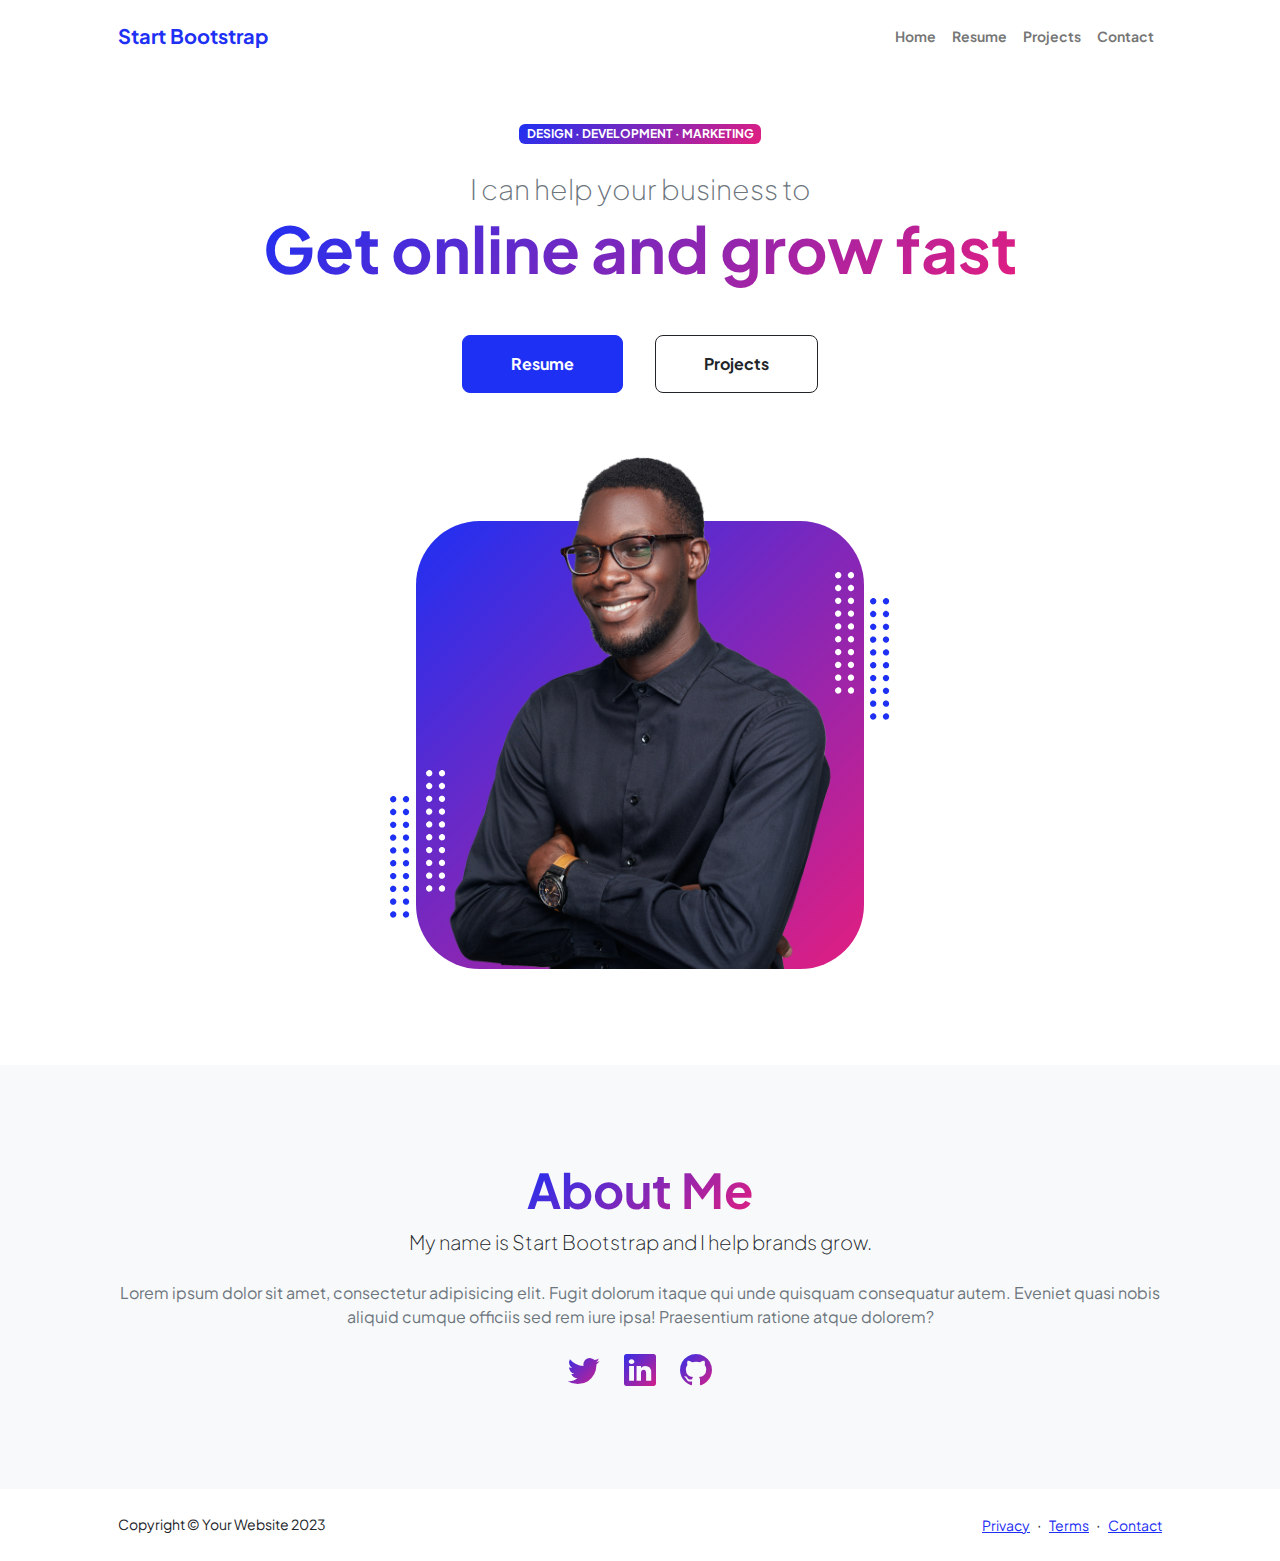
<file: index.html>
<!DOCTYPE html>
<html lang="en">
    <head>
        <meta charset="utf-8" />
        <meta name="viewport" content="width=device-width, initial-scale=1, shrink-to-fit=no" />
        <meta name="description" content="" />
        <meta name="author" content="" />
        <title>Personal - Start Bootstrap Theme</title>
        <!-- Favicon-->
        <link rel="icon" type="image/x-icon" href="assets/favicon.ico" />
        <!-- Custom Google font-->
        <link rel="preconnect" href="https://fonts.googleapis.com" />
        <link rel="preconnect" href="https://fonts.gstatic.com" crossorigin />
        <link href="https://fonts.googleapis.com/css2?family=Plus+Jakarta+Sans:wght@100;200;300;400;500;600;700;800;900&amp;display=swap" rel="stylesheet" />
        <!-- Bootstrap icons-->
        <link href="https://cdn.jsdelivr.net/npm/bootstrap-icons@1.8.1/font/bootstrap-icons.css" rel="stylesheet" />
        <!-- Core theme CSS (includes Bootstrap)-->
        <link href="css/styles.css" rel="stylesheet" />
    </head>
    <body class="d-flex flex-column h-100">
        <main class="flex-shrink-0">
            <!-- Navigation-->
            <nav class="navbar navbar-expand-lg navbar-light bg-white py-3">
                <div class="container px-5">
                    <a class="navbar-brand" href="index.html"><span class="fw-bolder text-primary">Start Bootstrap</span></a>
                    <button class="navbar-toggler" type="button" data-bs-toggle="collapse" data-bs-target="#navbarSupportedContent" aria-controls="navbarSupportedContent" aria-expanded="false" aria-label="Toggle navigation"><span class="navbar-toggler-icon"></span></button>
                    <div class="collapse navbar-collapse" id="navbarSupportedContent">
                        <ul class="navbar-nav ms-auto mb-2 mb-lg-0 small fw-bolder">
                            <li class="nav-item"><a class="nav-link" href="index.html">Home</a></li>
                            <li class="nav-item"><a class="nav-link" href="resume.html">Resume</a></li>
                            <li class="nav-item"><a class="nav-link" href="projects.html">Projects</a></li>
                            <li class="nav-item"><a class="nav-link" href="contact.html">Contact</a></li>
                        </ul>
                    </div>
                </div>
            </nav>
            <!-- Header-->
            <header class="py-5">
                <div class="container px-5 pb-5">
                    <div class="row gx-5 align-items-center">
                        <div class="col-xxl-5">
                            <!-- Header text content-->
                            <div class="text-center text-xxl-start">
                                <div class="badge bg-gradient-primary-to-secondary text-white mb-4"><div class="text-uppercase">Design &middot; Development &middot; Marketing</div></div>
                                <div class="fs-3 fw-light text-muted">I can help your business to</div>
                                <h1 class="display-3 fw-bolder mb-5"><span class="text-gradient d-inline">Get online and grow fast</span></h1>
                                <div class="d-grid gap-3 d-sm-flex justify-content-sm-center justify-content-xxl-start mb-3">
                                    <a class="btn btn-primary btn-lg px-5 py-3 me-sm-3 fs-6 fw-bolder" href="resume.html">Resume</a>
                                    <a class="btn btn-outline-dark btn-lg px-5 py-3 fs-6 fw-bolder" href="projects.html">Projects</a>
                                </div>
                            </div>
                        </div>
                        <div class="col-xxl-7">
                            <!-- Header profile picture-->
                            <div class="d-flex justify-content-center mt-5 mt-xxl-0">
                                <div class="profile bg-gradient-primary-to-secondary">
                                    <!-- TIP: For best results, use a photo with a transparent background like the demo example below-->
                                    <!-- Watch a tutorial on how to do this on YouTube (link)-->
                                    <img class="profile-img" src="assets/profile.png" alt="..." />
                                    <div class="dots-1">
                                        <!-- SVG Dots-->
                                        <svg version="1.1" xmlns="http://www.w3.org/2000/svg" xmlns:xlink="http://www.w3.org/1999/xlink" x="0px" y="0px" viewBox="0 0 191.6 1215.4" style="enable-background: new 0 0 191.6 1215.4" xml:space="preserve">
                                            <g transform="translate(0.000000,1280.000000) scale(0.100000,-0.100000)">
                                                <path d="M227.7,12788.6c-105-35-200-141-222-248c-43-206,163-412,369-369c155,32,275,190,260,339c-11,105-90,213-190,262        C383.7,12801.6,289.7,12808.6,227.7,12788.6z"></path>
                                                <path d="M1507.7,12788.6c-151-50-253-216-222-362c25-119,136-230,254-255c194-41,395,142,375,339c-11,105-90,213-190,262        C1663.7,12801.6,1569.7,12808.6,1507.7,12788.6z"></path>
                                                <path d="M227.7,11508.6c-105-35-200-141-222-248c-43-206,163-412,369-369c155,32,275,190,260,339c-11,105-90,213-190,262        C383.7,11521.6,289.7,11528.6,227.7,11508.6z"></path>
                                                <path d="M1507.7,11508.6c-151-50-253-216-222-362c25-119,136-230,254-255c194-41,395,142,375,339c-11,105-90,213-190,262        C1663.7,11521.6,1569.7,11528.6,1507.7,11508.6z"></path>
                                                <path d="M227.7,10228.6c-105-35-200-141-222-248c-43-206,163-412,369-369c155,32,275,190,260,339c-11,105-90,213-190,262        C383.7,10241.6,289.7,10248.6,227.7,10228.6z"></path>
                                                <path d="M1507.7,10228.6c-105-35-200-141-222-248c-43-206,163-412,369-369c155,32,275,190,260,339c-11,105-90,213-190,262        C1663.7,10241.6,1569.7,10248.6,1507.7,10228.6z"></path>
                                                <path d="M227.7,8948.6c-105-35-200-141-222-248c-43-206,163-412,369-369c155,32,275,190,260,339c-11,105-90,213-190,262        C383.7,8961.6,289.7,8968.6,227.7,8948.6z"></path>
                                                <path d="M1507.7,8948.6c-105-35-200-141-222-248c-43-206,163-412,369-369c155,32,275,190,260,339c-11,105-90,213-190,262        C1663.7,8961.6,1569.7,8968.6,1507.7,8948.6z"></path>
                                                <path d="M227.7,7668.6c-105-35-200-141-222-248c-43-206,163-412,369-369c155,32,275,190,260,339c-11,105-90,213-190,262        C383.7,7681.6,289.7,7688.6,227.7,7668.6z"></path>
                                                <path d="M1507.7,7668.6c-105-35-200-141-222-248c-43-206,163-412,369-369c155,32,275,190,260,339c-11,105-90,213-190,262        C1663.7,7681.6,1569.7,7688.6,1507.7,7668.6z"></path>
                                                <path d="M227.7,6388.6c-105-35-200-141-222-248c-43-206,163-412,369-369c155,32,275,190,260,339c-11,105-90,213-190,262        C383.7,6401.6,289.7,6408.6,227.7,6388.6z"></path>
                                                <path d="M1507.7,6388.6c-105-35-200-141-222-248c-43-206,163-412,369-369c155,32,275,190,260,339c-11,105-90,213-190,262        C1663.7,6401.6,1569.7,6408.6,1507.7,6388.6z"></path>
                                                <path d="M227.7,5108.6c-105-35-200-141-222-248c-43-206,163-412,369-369c155,32,275,190,260,339c-11,105-90,213-190,262        C383.7,5121.6,289.7,5128.6,227.7,5108.6z"></path>
                                                <path d="M1507.7,5108.6c-105-35-200-141-222-248c-43-206,163-412,369-369c155,32,275,190,260,339c-11,105-90,213-190,262        C1663.7,5121.6,1569.7,5128.6,1507.7,5108.6z"></path>
                                                <path d="M227.7,3828.6c-105-35-200-141-222-248c-43-206,163-412,369-369c155,32,275,190,260,339c-11,105-90,213-190,262        C383.7,3841.6,289.7,3848.6,227.7,3828.6z"></path>
                                                <path d="M1507.7,3828.6c-105-35-200-141-222-248c-43-206,163-412,369-369c155,32,275,190,260,339c-11,105-90,213-190,262        C1663.7,3841.6,1569.7,3848.6,1507.7,3828.6z"></path>
                                                <path d="M227.7,2548.6c-105-35-200-141-222-248c-43-206,163-412,369-369c155,32,275,190,260,339c-11,105-90,213-190,262        C383.7,2561.6,289.7,2568.6,227.7,2548.6z"></path>
                                                <path d="M1507.7,2548.6c-105-35-200-141-222-248c-43-206,163-412,369-369c155,32,275,190,260,339c-11,105-90,213-190,262        C1663.7,2561.6,1569.7,2568.6,1507.7,2548.6z"></path>
                                                <path d="M227.7,1268.6c-105-35-200-141-222-248c-43-206,163-412,369-369c155,32,275,190,260,339c-11,105-90,213-190,262        C383.7,1281.6,289.7,1288.6,227.7,1268.6z"></path>
                                                <path d="M1507.7,1268.6c-105-35-200-141-222-248c-43-206,163-412,369-369c155,32,275,190,260,339c-11,105-90,213-190,262        C1663.7,1281.6,1569.7,1288.6,1507.7,1268.6z"></path>
                                            </g>
                                        </svg>
                                        <!-- END of SVG dots-->
                                    </div>
                                    <div class="dots-2">
                                        <!-- SVG Dots-->
                                        <svg version="1.1" xmlns="http://www.w3.org/2000/svg" xmlns:xlink="http://www.w3.org/1999/xlink" x="0px" y="0px" viewBox="0 0 191.6 1215.4" style="enable-background: new 0 0 191.6 1215.4" xml:space="preserve">
                                            <g transform="translate(0.000000,1280.000000) scale(0.100000,-0.100000)">
                                                <path d="M227.7,12788.6c-105-35-200-141-222-248c-43-206,163-412,369-369c155,32,275,190,260,339c-11,105-90,213-190,262        C383.7,12801.6,289.7,12808.6,227.7,12788.6z"></path>
                                                <path d="M1507.7,12788.6c-151-50-253-216-222-362c25-119,136-230,254-255c194-41,395,142,375,339c-11,105-90,213-190,262        C1663.7,12801.6,1569.7,12808.6,1507.7,12788.6z"></path>
                                                <path d="M227.7,11508.6c-105-35-200-141-222-248c-43-206,163-412,369-369c155,32,275,190,260,339c-11,105-90,213-190,262        C383.7,11521.6,289.7,11528.6,227.7,11508.6z"></path>
                                                <path d="M1507.7,11508.6c-151-50-253-216-222-362c25-119,136-230,254-255c194-41,395,142,375,339c-11,105-90,213-190,262        C1663.7,11521.6,1569.7,11528.6,1507.7,11508.6z"></path>
                                                <path d="M227.7,10228.6c-105-35-200-141-222-248c-43-206,163-412,369-369c155,32,275,190,260,339c-11,105-90,213-190,262        C383.7,10241.6,289.7,10248.6,227.7,10228.6z"></path>
                                                <path d="M1507.7,10228.6c-105-35-200-141-222-248c-43-206,163-412,369-369c155,32,275,190,260,339c-11,105-90,213-190,262        C1663.7,10241.6,1569.7,10248.6,1507.7,10228.6z"></path>
                                                <path d="M227.7,8948.6c-105-35-200-141-222-248c-43-206,163-412,369-369c155,32,275,190,260,339c-11,105-90,213-190,262        C383.7,8961.6,289.7,8968.6,227.7,8948.6z"></path>
                                                <path d="M1507.7,8948.6c-105-35-200-141-222-248c-43-206,163-412,369-369c155,32,275,190,260,339c-11,105-90,213-190,262        C1663.7,8961.6,1569.7,8968.6,1507.7,8948.6z"></path>
                                                <path d="M227.7,7668.6c-105-35-200-141-222-248c-43-206,163-412,369-369c155,32,275,190,260,339c-11,105-90,213-190,262        C383.7,7681.6,289.7,7688.6,227.7,7668.6z"></path>
                                                <path d="M1507.7,7668.6c-105-35-200-141-222-248c-43-206,163-412,369-369c155,32,275,190,260,339c-11,105-90,213-190,262        C1663.7,7681.6,1569.7,7688.6,1507.7,7668.6z"></path>
                                                <path d="M227.7,6388.6c-105-35-200-141-222-248c-43-206,163-412,369-369c155,32,275,190,260,339c-11,105-90,213-190,262        C383.7,6401.6,289.7,6408.6,227.7,6388.6z"></path>
                                                <path d="M1507.7,6388.6c-105-35-200-141-222-248c-43-206,163-412,369-369c155,32,275,190,260,339c-11,105-90,213-190,262        C1663.7,6401.6,1569.7,6408.6,1507.7,6388.6z"></path>
                                                <path d="M227.7,5108.6c-105-35-200-141-222-248c-43-206,163-412,369-369c155,32,275,190,260,339c-11,105-90,213-190,262        C383.7,5121.6,289.7,5128.6,227.7,5108.6z"></path>
                                                <path d="M1507.7,5108.6c-105-35-200-141-222-248c-43-206,163-412,369-369c155,32,275,190,260,339c-11,105-90,213-190,262        C1663.7,5121.6,1569.7,5128.6,1507.7,5108.6z"></path>
                                                <path d="M227.7,3828.6c-105-35-200-141-222-248c-43-206,163-412,369-369c155,32,275,190,260,339c-11,105-90,213-190,262        C383.7,3841.6,289.7,3848.6,227.7,3828.6z"></path>
                                                <path d="M1507.7,3828.6c-105-35-200-141-222-248c-43-206,163-412,369-369c155,32,275,190,260,339c-11,105-90,213-190,262        C1663.7,3841.6,1569.7,3848.6,1507.7,3828.6z"></path>
                                                <path d="M227.7,2548.6c-105-35-200-141-222-248c-43-206,163-412,369-369c155,32,275,190,260,339c-11,105-90,213-190,262        C383.7,2561.6,289.7,2568.6,227.7,2548.6z"></path>
                                                <path d="M1507.7,2548.6c-105-35-200-141-222-248c-43-206,163-412,369-369c155,32,275,190,260,339c-11,105-90,213-190,262        C1663.7,2561.6,1569.7,2568.6,1507.7,2548.6z"></path>
                                                <path d="M227.7,1268.6c-105-35-200-141-222-248c-43-206,163-412,369-369c155,32,275,190,260,339c-11,105-90,213-190,262        C383.7,1281.6,289.7,1288.6,227.7,1268.6z"></path>
                                                <path d="M1507.7,1268.6c-105-35-200-141-222-248c-43-206,163-412,369-369c155,32,275,190,260,339c-11,105-90,213-190,262        C1663.7,1281.6,1569.7,1288.6,1507.7,1268.6z"></path>
                                            </g>
                                        </svg>
                                        <!-- END of SVG dots-->
                                    </div>
                                    <div class="dots-3">
                                        <!-- SVG Dots-->
                                        <svg version="1.1" xmlns="http://www.w3.org/2000/svg" xmlns:xlink="http://www.w3.org/1999/xlink" x="0px" y="0px" viewBox="0 0 191.6 1215.4" style="enable-background: new 0 0 191.6 1215.4" xml:space="preserve">
                                            <g transform="translate(0.000000,1280.000000) scale(0.100000,-0.100000)">
                                                <path d="M227.7,12788.6c-105-35-200-141-222-248c-43-206,163-412,369-369c155,32,275,190,260,339c-11,105-90,213-190,262        C383.7,12801.6,289.7,12808.6,227.7,12788.6z"></path>
                                                <path d="M1507.7,12788.6c-151-50-253-216-222-362c25-119,136-230,254-255c194-41,395,142,375,339c-11,105-90,213-190,262        C1663.7,12801.6,1569.7,12808.6,1507.7,12788.6z"></path>
                                                <path d="M227.7,11508.6c-105-35-200-141-222-248c-43-206,163-412,369-369c155,32,275,190,260,339c-11,105-90,213-190,262        C383.7,11521.6,289.7,11528.6,227.7,11508.6z"></path>
                                                <path d="M1507.7,11508.6c-151-50-253-216-222-362c25-119,136-230,254-255c194-41,395,142,375,339c-11,105-90,213-190,262        C1663.7,11521.6,1569.7,11528.6,1507.7,11508.6z"></path>
                                                <path d="M227.7,10228.6c-105-35-200-141-222-248c-43-206,163-412,369-369c155,32,275,190,260,339c-11,105-90,213-190,262        C383.7,10241.6,289.7,10248.6,227.7,10228.6z"></path>
                                                <path d="M1507.7,10228.6c-105-35-200-141-222-248c-43-206,163-412,369-369c155,32,275,190,260,339c-11,105-90,213-190,262        C1663.7,10241.6,1569.7,10248.6,1507.7,10228.6z"></path>
                                                <path d="M227.7,8948.6c-105-35-200-141-222-248c-43-206,163-412,369-369c155,32,275,190,260,339c-11,105-90,213-190,262        C383.7,8961.6,289.7,8968.6,227.7,8948.6z"></path>
                                                <path d="M1507.7,8948.6c-105-35-200-141-222-248c-43-206,163-412,369-369c155,32,275,190,260,339c-11,105-90,213-190,262        C1663.7,8961.6,1569.7,8968.6,1507.7,8948.6z"></path>
                                                <path d="M227.7,7668.6c-105-35-200-141-222-248c-43-206,163-412,369-369c155,32,275,190,260,339c-11,105-90,213-190,262        C383.7,7681.6,289.7,7688.6,227.7,7668.6z"></path>
                                                <path d="M1507.7,7668.6c-105-35-200-141-222-248c-43-206,163-412,369-369c155,32,275,190,260,339c-11,105-90,213-190,262        C1663.7,7681.6,1569.7,7688.6,1507.7,7668.6z"></path>
                                                <path d="M227.7,6388.6c-105-35-200-141-222-248c-43-206,163-412,369-369c155,32,275,190,260,339c-11,105-90,213-190,262        C383.7,6401.6,289.7,6408.6,227.7,6388.6z"></path>
                                                <path d="M1507.7,6388.6c-105-35-200-141-222-248c-43-206,163-412,369-369c155,32,275,190,260,339c-11,105-90,213-190,262        C1663.7,6401.6,1569.7,6408.6,1507.7,6388.6z"></path>
                                                <path d="M227.7,5108.6c-105-35-200-141-222-248c-43-206,163-412,369-369c155,32,275,190,260,339c-11,105-90,213-190,262        C383.7,5121.6,289.7,5128.6,227.7,5108.6z"></path>
                                                <path d="M1507.7,5108.6c-105-35-200-141-222-248c-43-206,163-412,369-369c155,32,275,190,260,339c-11,105-90,213-190,262        C1663.7,5121.6,1569.7,5128.6,1507.7,5108.6z"></path>
                                                <path d="M227.7,3828.6c-105-35-200-141-222-248c-43-206,163-412,369-369c155,32,275,190,260,339c-11,105-90,213-190,262        C383.7,3841.6,289.7,3848.6,227.7,3828.6z"></path>
                                                <path d="M1507.7,3828.6c-105-35-200-141-222-248c-43-206,163-412,369-369c155,32,275,190,260,339c-11,105-90,213-190,262        C1663.7,3841.6,1569.7,3848.6,1507.7,3828.6z"></path>
                                                <path d="M227.7,2548.6c-105-35-200-141-222-248c-43-206,163-412,369-369c155,32,275,190,260,339c-11,105-90,213-190,262        C383.7,2561.6,289.7,2568.6,227.7,2548.6z"></path>
                                                <path d="M1507.7,2548.6c-105-35-200-141-222-248c-43-206,163-412,369-369c155,32,275,190,260,339c-11,105-90,213-190,262        C1663.7,2561.6,1569.7,2568.6,1507.7,2548.6z"></path>
                                                <path d="M227.7,1268.6c-105-35-200-141-222-248c-43-206,163-412,369-369c155,32,275,190,260,339c-11,105-90,213-190,262        C383.7,1281.6,289.7,1288.6,227.7,1268.6z"></path>
                                                <path d="M1507.7,1268.6c-105-35-200-141-222-248c-43-206,163-412,369-369c155,32,275,190,260,339c-11,105-90,213-190,262        C1663.7,1281.6,1569.7,1288.6,1507.7,1268.6z"></path>
                                            </g>
                                        </svg>
                                        <!-- END of SVG dots-->
                                    </div>
                                    <div class="dots-4">
                                        <!-- SVG Dots-->
                                        <svg version="1.1" xmlns="http://www.w3.org/2000/svg" xmlns:xlink="http://www.w3.org/1999/xlink" x="0px" y="0px" viewBox="0 0 191.6 1215.4" style="enable-background: new 0 0 191.6 1215.4" xml:space="preserve">
                                            <g transform="translate(0.000000,1280.000000) scale(0.100000,-0.100000)">
                                                <path d="M227.7,12788.6c-105-35-200-141-222-248c-43-206,163-412,369-369c155,32,275,190,260,339c-11,105-90,213-190,262        C383.7,12801.6,289.7,12808.6,227.7,12788.6z"></path>
                                                <path d="M1507.7,12788.6c-151-50-253-216-222-362c25-119,136-230,254-255c194-41,395,142,375,339c-11,105-90,213-190,262        C1663.7,12801.6,1569.7,12808.6,1507.7,12788.6z"></path>
                                                <path d="M227.7,11508.6c-105-35-200-141-222-248c-43-206,163-412,369-369c155,32,275,190,260,339c-11,105-90,213-190,262        C383.7,11521.6,289.7,11528.6,227.7,11508.6z"></path>
                                                <path d="M1507.7,11508.6c-151-50-253-216-222-362c25-119,136-230,254-255c194-41,395,142,375,339c-11,105-90,213-190,262        C1663.7,11521.6,1569.7,11528.6,1507.7,11508.6z"></path>
                                                <path d="M227.7,10228.6c-105-35-200-141-222-248c-43-206,163-412,369-369c155,32,275,190,260,339c-11,105-90,213-190,262        C383.7,10241.6,289.7,10248.6,227.7,10228.6z"></path>
                                                <path d="M1507.7,10228.6c-105-35-200-141-222-248c-43-206,163-412,369-369c155,32,275,190,260,339c-11,105-90,213-190,262        C1663.7,10241.6,1569.7,10248.6,1507.7,10228.6z"></path>
                                                <path d="M227.7,8948.6c-105-35-200-141-222-248c-43-206,163-412,369-369c155,32,275,190,260,339c-11,105-90,213-190,262        C383.7,8961.6,289.7,8968.6,227.7,8948.6z"></path>
                                                <path d="M1507.7,8948.6c-105-35-200-141-222-248c-43-206,163-412,369-369c155,32,275,190,260,339c-11,105-90,213-190,262        C1663.7,8961.6,1569.7,8968.6,1507.7,8948.6z"></path>
                                                <path d="M227.7,7668.6c-105-35-200-141-222-248c-43-206,163-412,369-369c155,32,275,190,260,339c-11,105-90,213-190,262        C383.7,7681.6,289.7,7688.6,227.7,7668.6z"></path>
                                                <path d="M1507.7,7668.6c-105-35-200-141-222-248c-43-206,163-412,369-369c155,32,275,190,260,339c-11,105-90,213-190,262        C1663.7,7681.6,1569.7,7688.6,1507.7,7668.6z"></path>
                                                <path d="M227.7,6388.6c-105-35-200-141-222-248c-43-206,163-412,369-369c155,32,275,190,260,339c-11,105-90,213-190,262        C383.7,6401.6,289.7,6408.6,227.7,6388.6z"></path>
                                                <path d="M1507.7,6388.6c-105-35-200-141-222-248c-43-206,163-412,369-369c155,32,275,190,260,339c-11,105-90,213-190,262        C1663.7,6401.6,1569.7,6408.6,1507.7,6388.6z"></path>
                                                <path d="M227.7,5108.6c-105-35-200-141-222-248c-43-206,163-412,369-369c155,32,275,190,260,339c-11,105-90,213-190,262        C383.7,5121.6,289.7,5128.6,227.7,5108.6z"></path>
                                                <path d="M1507.7,5108.6c-105-35-200-141-222-248c-43-206,163-412,369-369c155,32,275,190,260,339c-11,105-90,213-190,262        C1663.7,5121.6,1569.7,5128.6,1507.7,5108.6z"></path>
                                                <path d="M227.7,3828.6c-105-35-200-141-222-248c-43-206,163-412,369-369c155,32,275,190,260,339c-11,105-90,213-190,262        C383.7,3841.6,289.7,3848.6,227.7,3828.6z"></path>
                                                <path d="M1507.7,3828.6c-105-35-200-141-222-248c-43-206,163-412,369-369c155,32,275,190,260,339c-11,105-90,213-190,262        C1663.7,3841.6,1569.7,3848.6,1507.7,3828.6z"></path>
                                                <path d="M227.7,2548.6c-105-35-200-141-222-248c-43-206,163-412,369-369c155,32,275,190,260,339c-11,105-90,213-190,262        C383.7,2561.6,289.7,2568.6,227.7,2548.6z"></path>
                                                <path d="M1507.7,2548.6c-105-35-200-141-222-248c-43-206,163-412,369-369c155,32,275,190,260,339c-11,105-90,213-190,262        C1663.7,2561.6,1569.7,2568.6,1507.7,2548.6z"></path>
                                                <path d="M227.7,1268.6c-105-35-200-141-222-248c-43-206,163-412,369-369c155,32,275,190,260,339c-11,105-90,213-190,262        C383.7,1281.6,289.7,1288.6,227.7,1268.6z"></path>
                                                <path d="M1507.7,1268.6c-105-35-200-141-222-248c-43-206,163-412,369-369c155,32,275,190,260,339c-11,105-90,213-190,262        C1663.7,1281.6,1569.7,1288.6,1507.7,1268.6z"></path>
                                            </g>
                                        </svg>
                                        <!-- END of SVG dots-->
                                    </div>
                                </div>
                            </div>
                        </div>
                    </div>
                </div>
            </header>
            <!-- About Section-->
            <section class="bg-light py-5">
                <div class="container px-5">
                    <div class="row gx-5 justify-content-center">
                        <div class="col-xxl-8">
                            <div class="text-center my-5">
                                <h2 class="display-5 fw-bolder"><span class="text-gradient d-inline">About Me</span></h2>
                                <p class="lead fw-light mb-4">My name is Start Bootstrap and I help brands grow.</p>
                                <p class="text-muted">Lorem ipsum dolor sit amet, consectetur adipisicing elit. Fugit dolorum itaque qui unde quisquam consequatur autem. Eveniet quasi nobis aliquid cumque officiis sed rem iure ipsa! Praesentium ratione atque dolorem?</p>
                                <div class="d-flex justify-content-center fs-2 gap-4">
                                    <a class="text-gradient" href="#!"><i class="bi bi-twitter"></i></a>
                                    <a class="text-gradient" href="#!"><i class="bi bi-linkedin"></i></a>
                                    <a class="text-gradient" href="#!"><i class="bi bi-github"></i></a>
                                </div>
                            </div>
                        </div>
                    </div>
                </div>
            </section>
        </main>
        <!-- Footer-->
        <footer class="bg-white py-4 mt-auto">
            <div class="container px-5">
                <div class="row align-items-center justify-content-between flex-column flex-sm-row">
                    <div class="col-auto"><div class="small m-0">Copyright &copy; Your Website 2023</div></div>
                    <div class="col-auto">
                        <a class="small" href="#!">Privacy</a>
                        <span class="mx-1">&middot;</span>
                        <a class="small" href="#!">Terms</a>
                        <span class="mx-1">&middot;</span>
                        <a class="small" href="#!">Contact</a>
                    </div>
                </div>
            </div>
        </footer>
        <!-- Bootstrap core JS-->
        <script src="https://cdn.jsdelivr.net/npm/bootstrap@5.2.3/dist/js/bootstrap.bundle.min.js"></script>
        <!-- Core theme JS-->
        <script src="js/scripts.js"></script>
    </body>
</html>
</file>
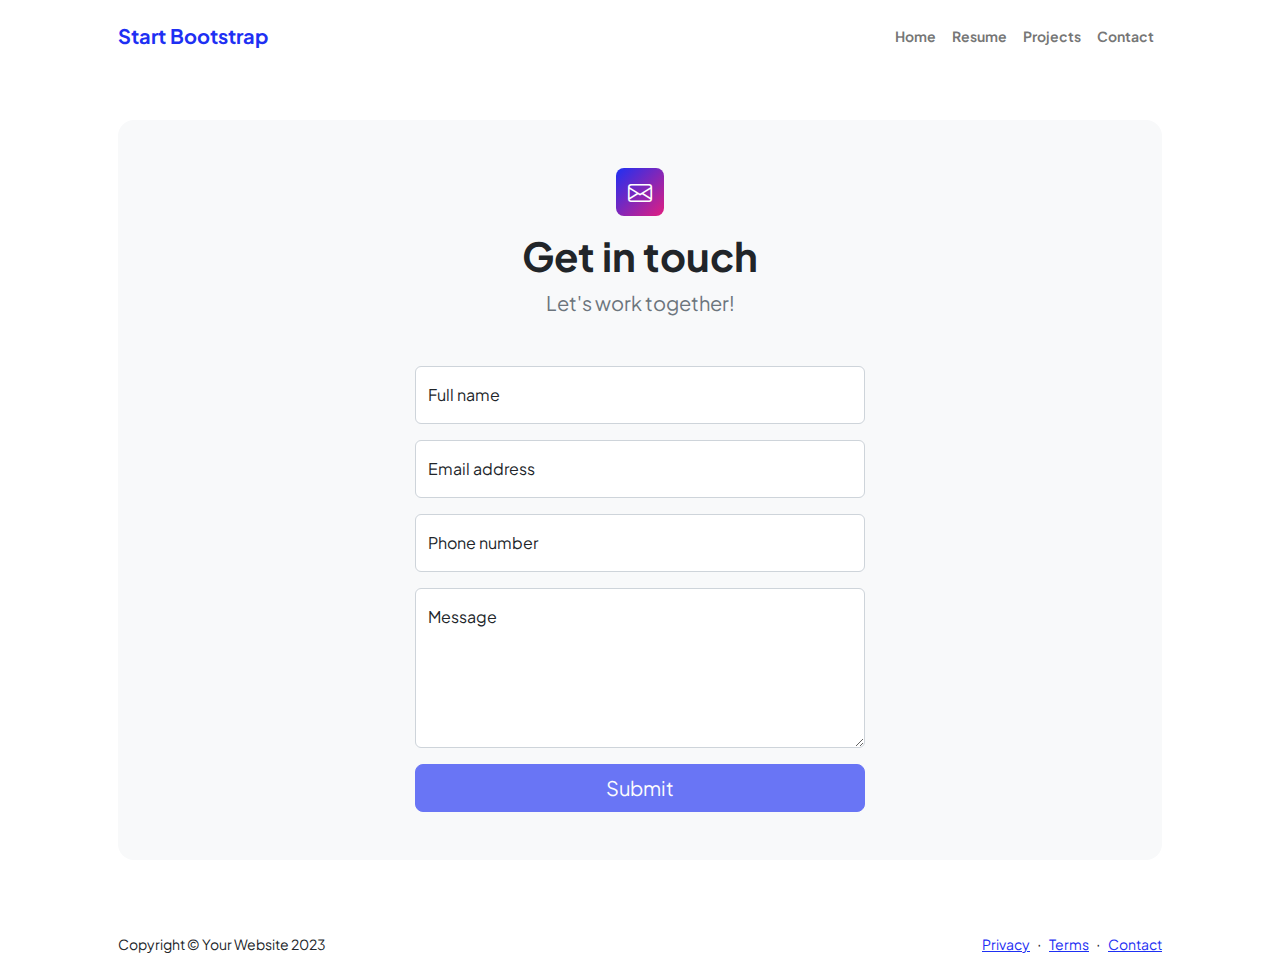
<file: contact.html>
<!DOCTYPE html>
<html lang="en">
    <head>
        <meta charset="utf-8" />
        <meta name="viewport" content="width=device-width, initial-scale=1, shrink-to-fit=no" />
        <meta name="description" content />
        <meta name="author" content />
        <title>Modern Business - Start Bootstrap Template</title>
        <!-- Favicon-->
        <link rel="icon" type="image/x-icon" href="assets/favicon.ico" />
        <!-- Custom Google font-->
        <link rel="preconnect" href="https://fonts.googleapis.com" />
        <link rel="preconnect" href="https://fonts.gstatic.com" crossorigin />
        <link href="https://fonts.googleapis.com/css2?family=Plus+Jakarta+Sans:wght@100;200;300;400;500;600;700;800;900&amp;display=swap" rel="stylesheet" />
        <!-- Bootstrap icons-->
        <link href="https://cdn.jsdelivr.net/npm/bootstrap-icons@1.8.1/font/bootstrap-icons.css" rel="stylesheet" />
        <!-- Core theme CSS (includes Bootstrap)-->
        <link href="css/styles.css" rel="stylesheet" />
    </head>
    <body class="d-flex flex-column">
        <main class="flex-shrink-0">
            <!-- Navigation-->
            <nav class="navbar navbar-expand-lg navbar-light bg-white py-3">
                <div class="container px-5">
                    <a class="navbar-brand" href="index.html"><span class="fw-bolder text-primary">Start Bootstrap</span></a>
                    <button class="navbar-toggler" type="button" data-bs-toggle="collapse" data-bs-target="#navbarSupportedContent" aria-controls="navbarSupportedContent" aria-expanded="false" aria-label="Toggle navigation"><span class="navbar-toggler-icon"></span></button>
                    <div class="collapse navbar-collapse" id="navbarSupportedContent">
                        <ul class="navbar-nav ms-auto mb-2 mb-lg-0 small fw-bolder">
                            <li class="nav-item"><a class="nav-link" href="index.html">Home</a></li>
                            <li class="nav-item"><a class="nav-link" href="resume.html">Resume</a></li>
                            <li class="nav-item"><a class="nav-link" href="projects.html">Projects</a></li>
                            <li class="nav-item"><a class="nav-link" href="contact.html">Contact</a></li>
                        </ul>
                    </div>
                </div>
            </nav>
            <!-- Page content-->
            <section class="py-5">
                <div class="container px-5">
                    <!-- Contact form-->
                    <div class="bg-light rounded-4 py-5 px-4 px-md-5">
                        <div class="text-center mb-5">
                            <div class="feature bg-primary bg-gradient-primary-to-secondary text-white rounded-3 mb-3"><i class="bi bi-envelope"></i></div>
                            <h1 class="fw-bolder">Get in touch</h1>
                            <p class="lead fw-normal text-muted mb-0">Let's work together!</p>
                        </div>
                        <div class="row gx-5 justify-content-center">
                            <div class="col-lg-8 col-xl-6">
                                <!-- * * * * * * * * * * * * * * *-->
                                <!-- * * SB Forms Contact Form * *-->
                                <!-- * * * * * * * * * * * * * * *-->
                                <!-- This form is pre-integrated with SB Forms.-->
                                <!-- To make this form functional, sign up at-->
                                <!-- https://startbootstrap.com/solution/contact-forms-->
                                <!-- to get an API token!-->
                                <form id="contactForm" data-sb-form-api-token="API_TOKEN">
                                    <!-- Name input-->
                                    <div class="form-floating mb-3">
                                        <input class="form-control" id="name" type="text" placeholder="Enter your name..." data-sb-validations="required" />
                                        <label for="name">Full name</label>
                                        <div class="invalid-feedback" data-sb-feedback="name:required">A name is required.</div>
                                    </div>
                                    <!-- Email address input-->
                                    <div class="form-floating mb-3">
                                        <input class="form-control" id="email" type="email" placeholder="name@example.com" data-sb-validations="required,email" />
                                        <label for="email">Email address</label>
                                        <div class="invalid-feedback" data-sb-feedback="email:required">An email is required.</div>
                                        <div class="invalid-feedback" data-sb-feedback="email:email">Email is not valid.</div>
                                    </div>
                                    <!-- Phone number input-->
                                    <div class="form-floating mb-3">
                                        <input class="form-control" id="phone" type="tel" placeholder="(123) 456-7890" data-sb-validations="required" />
                                        <label for="phone">Phone number</label>
                                        <div class="invalid-feedback" data-sb-feedback="phone:required">A phone number is required.</div>
                                    </div>
                                    <!-- Message input-->
                                    <div class="form-floating mb-3">
                                        <textarea class="form-control" id="message" type="text" placeholder="Enter your message here..." style="height: 10rem" data-sb-validations="required"></textarea>
                                        <label for="message">Message</label>
                                        <div class="invalid-feedback" data-sb-feedback="message:required">A message is required.</div>
                                    </div>
                                    <!-- Submit success message-->
                                    <!---->
                                    <!-- This is what your users will see when the form-->
                                    <!-- has successfully submitted-->
                                    <div class="d-none" id="submitSuccessMessage">
                                        <div class="text-center mb-3">
                                            <div class="fw-bolder">Form submission successful!</div>
                                            To activate this form, sign up at
                                            <br />
                                            <a href="https://startbootstrap.com/solution/contact-forms">https://startbootstrap.com/solution/contact-forms</a>
                                        </div>
                                    </div>
                                    <!-- Submit error message-->
                                    <!---->
                                    <!-- This is what your users will see when there is-->
                                    <!-- an error submitting the form-->
                                    <div class="d-none" id="submitErrorMessage"><div class="text-center text-danger mb-3">Error sending message!</div></div>
                                    <!-- Submit Button-->
                                    <div class="d-grid"><button class="btn btn-primary btn-lg disabled" id="submitButton" type="submit">Submit</button></div>
                                </form>
                            </div>
                        </div>
                    </div>
                </div>
            </section>
        </main>
        <!-- Footer-->
        <footer class="bg-white py-4 mt-auto">
            <div class="container px-5">
                <div class="row align-items-center justify-content-between flex-column flex-sm-row">
                    <div class="col-auto"><div class="small m-0">Copyright &copy; Your Website 2023</div></div>
                    <div class="col-auto">
                        <a class="small" href="#!">Privacy</a>
                        <span class="mx-1">&middot;</span>
                        <a class="small" href="#!">Terms</a>
                        <span class="mx-1">&middot;</span>
                        <a class="small" href="#!">Contact</a>
                    </div>
                </div>
            </div>
        </footer>
        <!-- Bootstrap core JS-->
        <script src="https://cdn.jsdelivr.net/npm/bootstrap@5.2.3/dist/js/bootstrap.bundle.min.js"></script>
        <!-- Core theme JS-->
        <script src="js/scripts.js"></script>
        <!-- * * * * * * * * * * * * * * * * * * * * * * * * * * * * * * * * * * * * * * * *-->
        <!-- * *                               SB Forms JS                               * *-->
        <!-- * * Activate your form at https://startbootstrap.com/solution/contact-forms * *-->
        <!-- * * * * * * * * * * * * * * * * * * * * * * * * * * * * * * * * * * * * * * * *-->
        <script src="https://cdn.startbootstrap.com/sb-forms-latest.js"></script>
    </body>
</html>
</file>
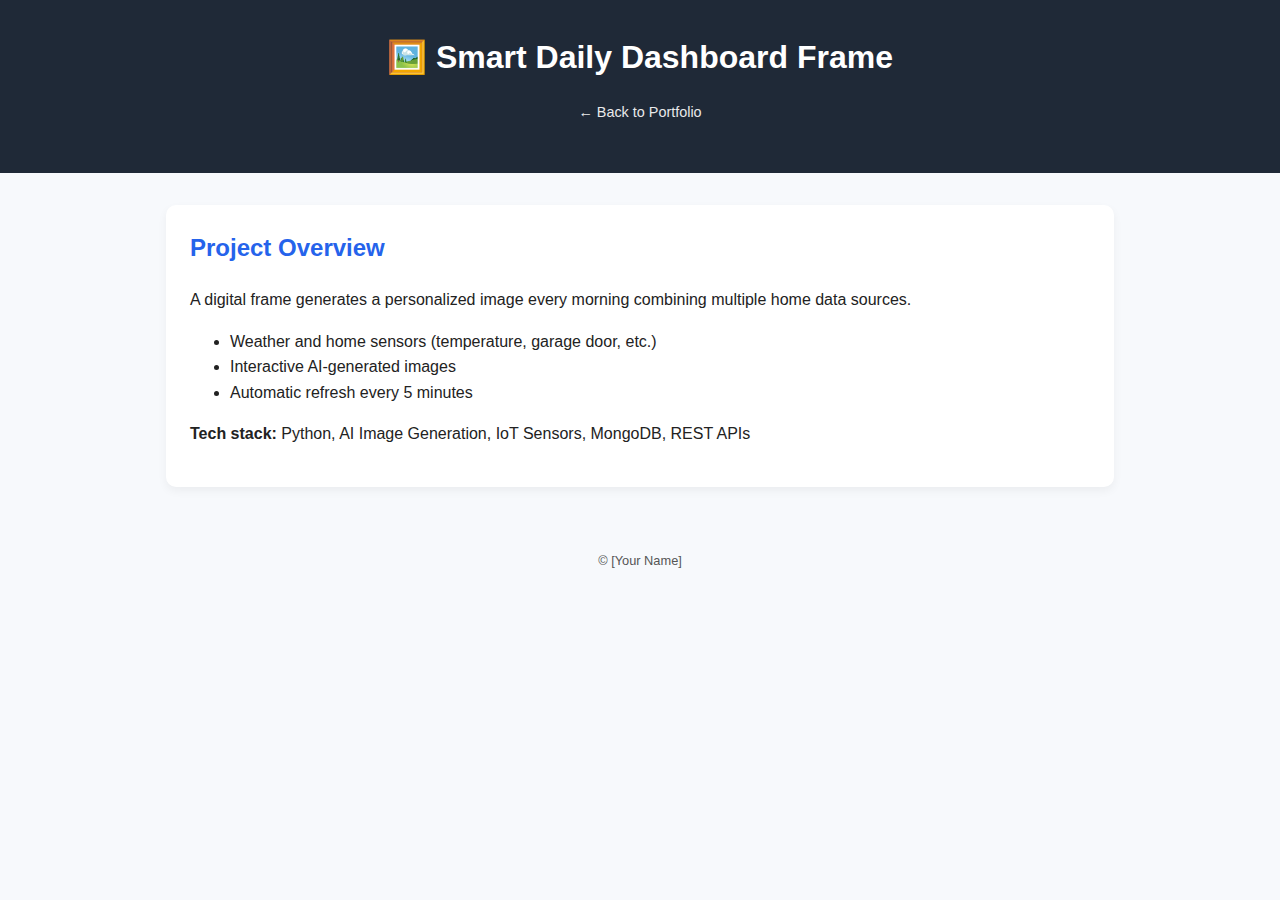
<file: dashboard.html>
<!DOCTYPE html>

<html lang="en">
<head>
<meta charset="UTF-8">
<meta name="viewport" content="width=device-width, initial-scale=1.0">
<title>Smart Daily Dashboard Frame – [Your Name]</title>
<link rel="stylesheet" href="style.css">
</head>
<body>
  <header>
    <h1>🖼️ Smart Daily Dashboard Frame</h1>
    <p><a href="index.html" style="color:white;">← Back to Portfolio</a></p>
  </header>
  <section>
    <h2>Project Overview</h2>
    <p>A digital frame generates a personalized image every morning combining multiple home data sources.</p>
    <ul>
      <li>Weather and home sensors (temperature, garage door, etc.)</li>
      <li>Interactive AI-generated images</li>
      <li>Automatic refresh every 5 minutes</li>
    </ul>
    <p><strong>Tech stack:</strong> Python, AI Image Generation, IoT Sensors, MongoDB, REST APIs</p>
  </section>
  <footer>
    © [Your Name]
  </footer>
</body>
</html>
</file>
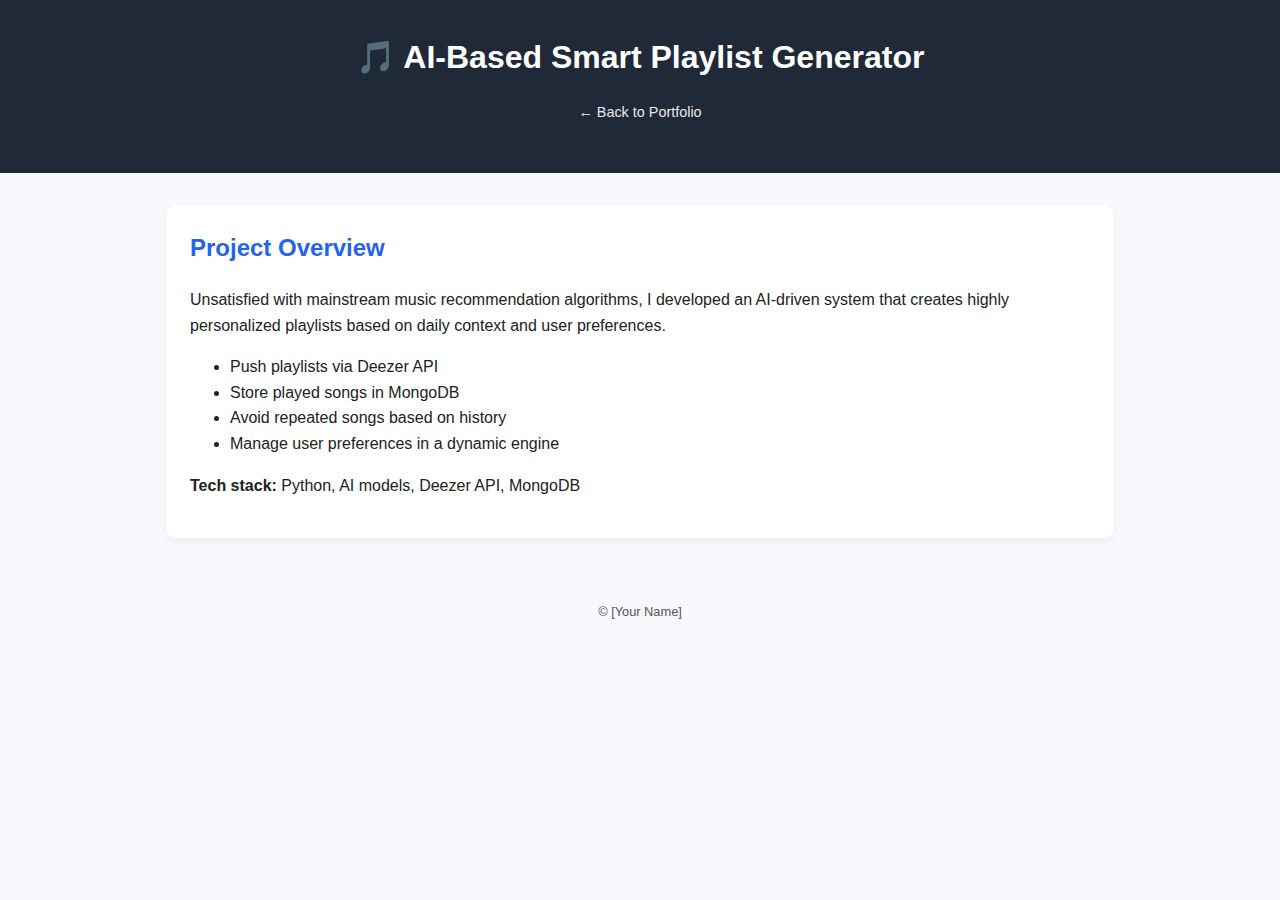
<file: playlist.html>
<!DOCTYPE html>

<html lang="en">
<head>
<meta charset="UTF-8">
<meta name="viewport" content="width=device-width, initial-scale=1.0">
<title>AI Playlist Generator – [Your Name]</title>
<link rel="stylesheet" href="style.css">
</head>
<body>
  <header>
    <h1>🎵 AI-Based Smart Playlist Generator</h1>
    <p><a href="index.html" style="color:white;">← Back to Portfolio</a></p>
  </header>
  <section>
    <h2>Project Overview</h2>
    <p>Unsatisfied with mainstream music recommendation algorithms, I developed an AI-driven system that creates highly personalized playlists based on daily context and user preferences.</p>
    <ul>
      <li>Push playlists via Deezer API</li>
      <li>Store played songs in MongoDB</li>
      <li>Avoid repeated songs based on history</li>
      <li>Manage user preferences in a dynamic engine</li>
    </ul>
    <p><strong>Tech stack:</strong> Python, AI models, Deezer API, MongoDB</p>
  </section>
  <footer>
    © [Your Name]
  </footer>
</body>
</html>
</file>
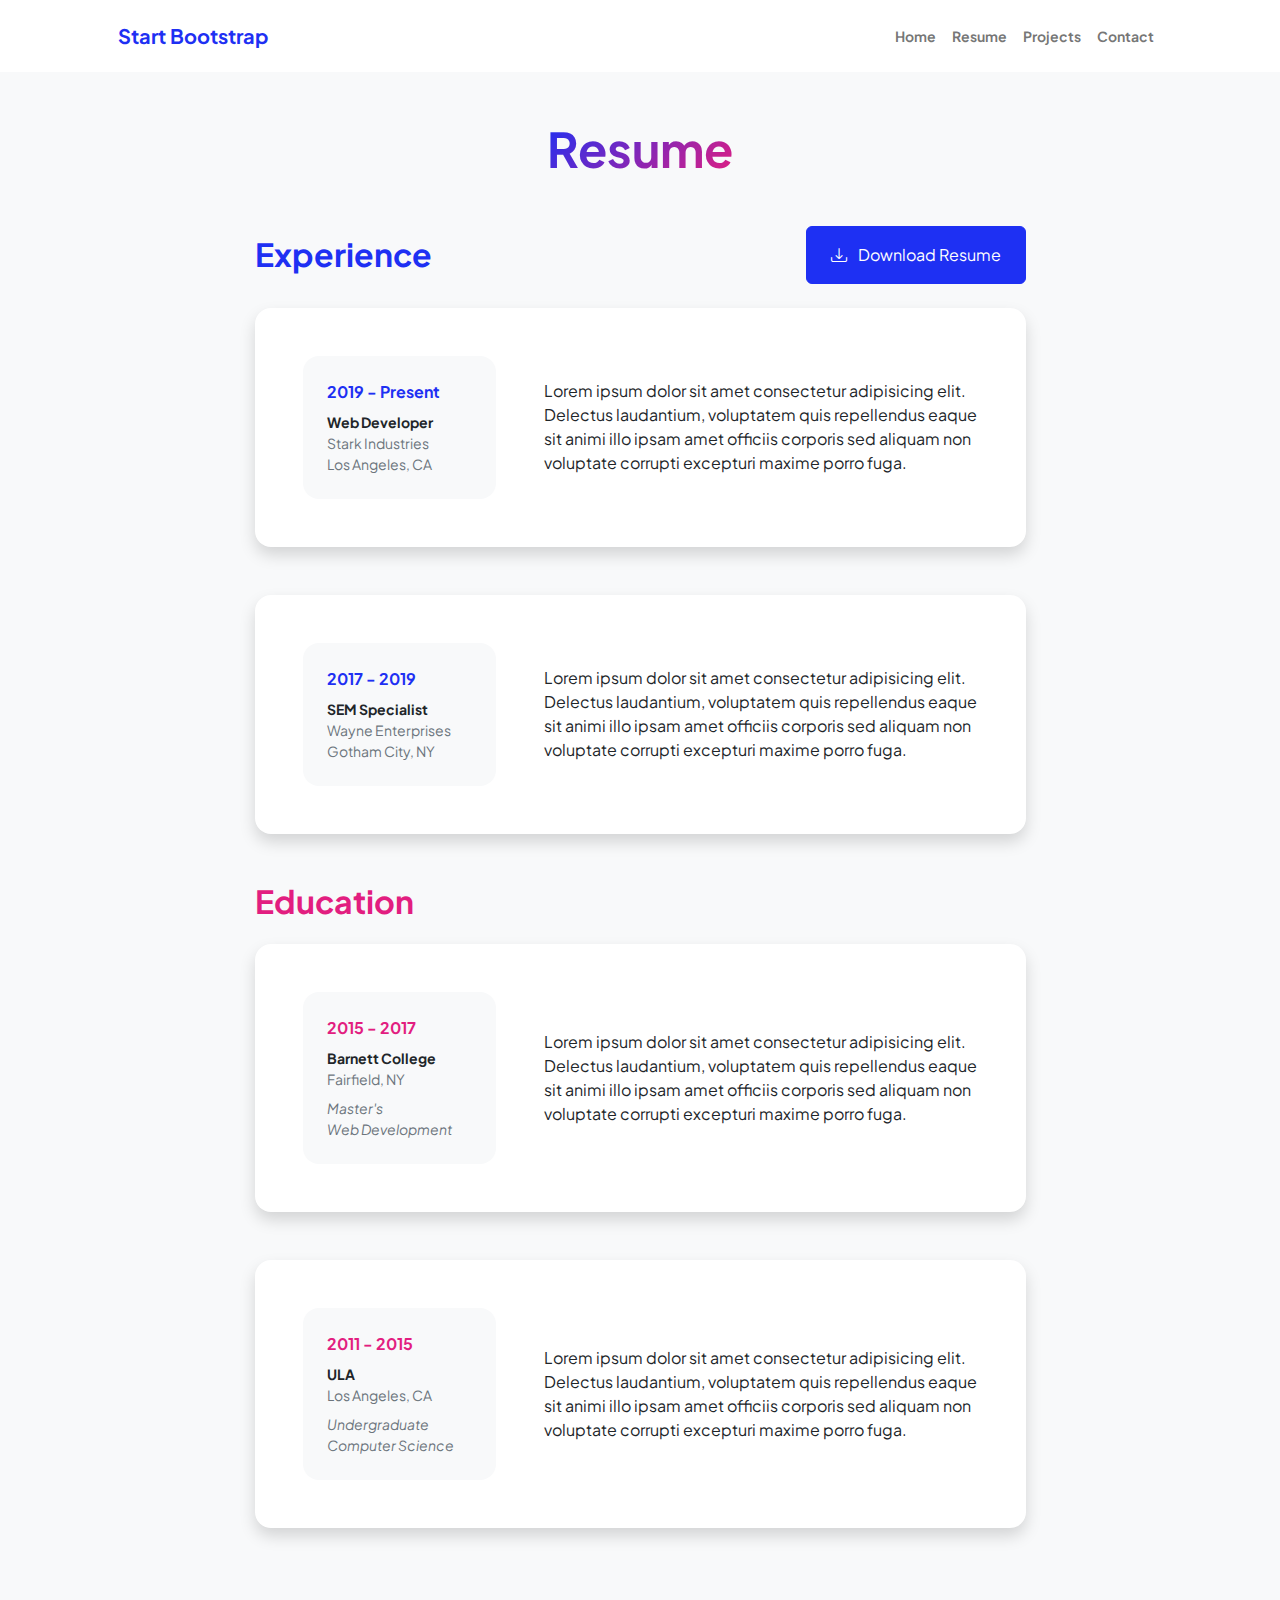
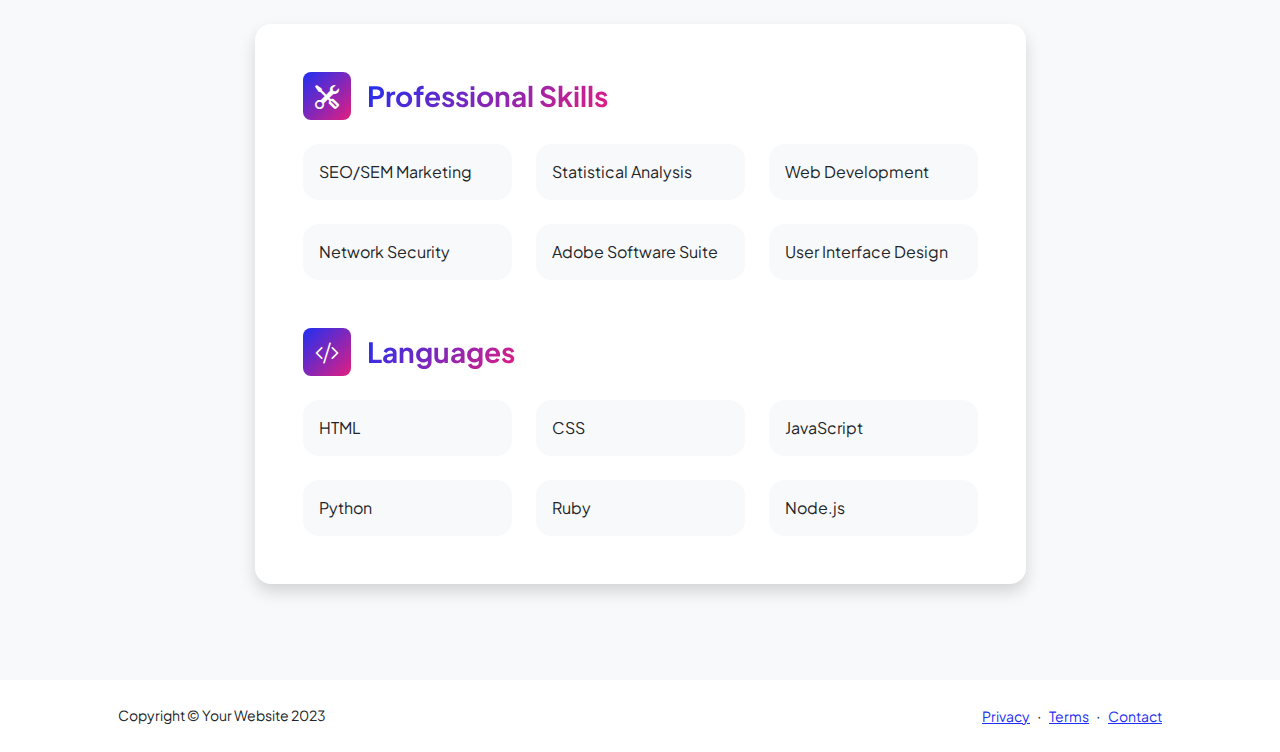
<file: resume.html>
<!DOCTYPE html>
<html lang="en">
    <head>
        <meta charset="utf-8" />
        <meta name="viewport" content="width=device-width, initial-scale=1, shrink-to-fit=no" />
        <meta name="description" content="" />
        <meta name="author" content="" />
        <title>Personal - Start Bootstrap Template</title>
        <!-- Favicon-->
        <link rel="icon" type="image/x-icon" href="assets/favicon.ico" />
        <!-- Custom Google font-->
        <link rel="preconnect" href="https://fonts.googleapis.com" />
        <link rel="preconnect" href="https://fonts.gstatic.com" crossorigin />
        <link href="https://fonts.googleapis.com/css2?family=Plus+Jakarta+Sans:wght@100;200;300;400;500;600;700;800;900&amp;display=swap" rel="stylesheet" />
        <!-- Bootstrap icons-->
        <link href="https://cdn.jsdelivr.net/npm/bootstrap-icons@1.8.1/font/bootstrap-icons.css" rel="stylesheet" />
        <!-- Core theme CSS (includes Bootstrap)-->
        <link href="css/styles.css" rel="stylesheet" />
    </head>
    <body class="d-flex flex-column h-100 bg-light">
        <main class="flex-shrink-0">
            <!-- Navigation-->
            <nav class="navbar navbar-expand-lg navbar-light bg-white py-3">
                <div class="container px-5">
                    <a class="navbar-brand" href="index.html"><span class="fw-bolder text-primary">Start Bootstrap</span></a>
                    <button class="navbar-toggler" type="button" data-bs-toggle="collapse" data-bs-target="#navbarSupportedContent" aria-controls="navbarSupportedContent" aria-expanded="false" aria-label="Toggle navigation"><span class="navbar-toggler-icon"></span></button>
                    <div class="collapse navbar-collapse" id="navbarSupportedContent">
                        <ul class="navbar-nav ms-auto mb-2 mb-lg-0 small fw-bolder">
                            <li class="nav-item"><a class="nav-link" href="index.html">Home</a></li>
                            <li class="nav-item"><a class="nav-link" href="resume.html">Resume</a></li>
                            <li class="nav-item"><a class="nav-link" href="projects.html">Projects</a></li>
                            <li class="nav-item"><a class="nav-link" href="contact.html">Contact</a></li>
                        </ul>
                    </div>
                </div>
            </nav>
            <!-- Page Content-->
            <div class="container px-5 my-5">
                <div class="text-center mb-5">
                    <h1 class="display-5 fw-bolder mb-0"><span class="text-gradient d-inline">Resume</span></h1>
                </div>
                <div class="row gx-5 justify-content-center">
                    <div class="col-lg-11 col-xl-9 col-xxl-8">
                        <!-- Experience Section-->
                        <section>
                            <div class="d-flex align-items-center justify-content-between mb-4">
                                <h2 class="text-primary fw-bolder mb-0">Experience</h2>
                                <!-- Download resume button-->
                                <!-- Note: Set the link href target to a PDF file within your project-->
                                <a class="btn btn-primary px-4 py-3" href="#!">
                                    <div class="d-inline-block bi bi-download me-2"></div>
                                    Download Resume
                                </a>
                            </div>
                            <!-- Experience Card 1-->
                            <div class="card shadow border-0 rounded-4 mb-5">
                                <div class="card-body p-5">
                                    <div class="row align-items-center gx-5">
                                        <div class="col text-center text-lg-start mb-4 mb-lg-0">
                                            <div class="bg-light p-4 rounded-4">
                                                <div class="text-primary fw-bolder mb-2">2019 - Present</div>
                                                <div class="small fw-bolder">Web Developer</div>
                                                <div class="small text-muted">Stark Industries</div>
                                                <div class="small text-muted">Los Angeles, CA</div>
                                            </div>
                                        </div>
                                        <div class="col-lg-8"><div>Lorem ipsum dolor sit amet consectetur adipisicing elit. Delectus laudantium, voluptatem quis repellendus eaque sit animi illo ipsam amet officiis corporis sed aliquam non voluptate corrupti excepturi maxime porro fuga.</div></div>
                                    </div>
                                </div>
                            </div>
                            <!-- Experience Card 2-->
                            <div class="card shadow border-0 rounded-4 mb-5">
                                <div class="card-body p-5">
                                    <div class="row align-items-center gx-5">
                                        <div class="col text-center text-lg-start mb-4 mb-lg-0">
                                            <div class="bg-light p-4 rounded-4">
                                                <div class="text-primary fw-bolder mb-2">2017 - 2019</div>
                                                <div class="small fw-bolder">SEM Specialist</div>
                                                <div class="small text-muted">Wayne Enterprises</div>
                                                <div class="small text-muted">Gotham City, NY</div>
                                            </div>
                                        </div>
                                        <div class="col-lg-8"><div>Lorem ipsum dolor sit amet consectetur adipisicing elit. Delectus laudantium, voluptatem quis repellendus eaque sit animi illo ipsam amet officiis corporis sed aliquam non voluptate corrupti excepturi maxime porro fuga.</div></div>
                                    </div>
                                </div>
                            </div>
                        </section>
                        <!-- Education Section-->
                        <section>
                            <h2 class="text-secondary fw-bolder mb-4">Education</h2>
                            <!-- Education Card 1-->
                            <div class="card shadow border-0 rounded-4 mb-5">
                                <div class="card-body p-5">
                                    <div class="row align-items-center gx-5">
                                        <div class="col text-center text-lg-start mb-4 mb-lg-0">
                                            <div class="bg-light p-4 rounded-4">
                                                <div class="text-secondary fw-bolder mb-2">2015 - 2017</div>
                                                <div class="mb-2">
                                                    <div class="small fw-bolder">Barnett College</div>
                                                    <div class="small text-muted">Fairfield, NY</div>
                                                </div>
                                                <div class="fst-italic">
                                                    <div class="small text-muted">Master's</div>
                                                    <div class="small text-muted">Web Development</div>
                                                </div>
                                            </div>
                                        </div>
                                        <div class="col-lg-8"><div>Lorem ipsum dolor sit amet consectetur adipisicing elit. Delectus laudantium, voluptatem quis repellendus eaque sit animi illo ipsam amet officiis corporis sed aliquam non voluptate corrupti excepturi maxime porro fuga.</div></div>
                                    </div>
                                </div>
                            </div>
                            <!-- Education Card 2-->
                            <div class="card shadow border-0 rounded-4 mb-5">
                                <div class="card-body p-5">
                                    <div class="row align-items-center gx-5">
                                        <div class="col text-center text-lg-start mb-4 mb-lg-0">
                                            <div class="bg-light p-4 rounded-4">
                                                <div class="text-secondary fw-bolder mb-2">2011 - 2015</div>
                                                <div class="mb-2">
                                                    <div class="small fw-bolder">ULA</div>
                                                    <div class="small text-muted">Los Angeles, CA</div>
                                                </div>
                                                <div class="fst-italic">
                                                    <div class="small text-muted">Undergraduate</div>
                                                    <div class="small text-muted">Computer Science</div>
                                                </div>
                                            </div>
                                        </div>
                                        <div class="col-lg-8"><div>Lorem ipsum dolor sit amet consectetur adipisicing elit. Delectus laudantium, voluptatem quis repellendus eaque sit animi illo ipsam amet officiis corporis sed aliquam non voluptate corrupti excepturi maxime porro fuga.</div></div>
                                    </div>
                                </div>
                            </div>
                        </section>
                        <!-- Divider-->
                        <div class="pb-5"></div>
                        <!-- Skills Section-->
                        <section>
                            <!-- Skillset Card-->
                            <div class="card shadow border-0 rounded-4 mb-5">
                                <div class="card-body p-5">
                                    <!-- Professional skills list-->
                                    <div class="mb-5">
                                        <div class="d-flex align-items-center mb-4">
                                            <div class="feature bg-primary bg-gradient-primary-to-secondary text-white rounded-3 me-3"><i class="bi bi-tools"></i></div>
                                            <h3 class="fw-bolder mb-0"><span class="text-gradient d-inline">Professional Skills</span></h3>
                                        </div>
                                        <div class="row row-cols-1 row-cols-md-3 mb-4">
                                            <div class="col mb-4 mb-md-0"><div class="d-flex align-items-center bg-light rounded-4 p-3 h-100">SEO/SEM Marketing</div></div>
                                            <div class="col mb-4 mb-md-0"><div class="d-flex align-items-center bg-light rounded-4 p-3 h-100">Statistical Analysis</div></div>
                                            <div class="col"><div class="d-flex align-items-center bg-light rounded-4 p-3 h-100">Web Development</div></div>
                                        </div>
                                        <div class="row row-cols-1 row-cols-md-3">
                                            <div class="col mb-4 mb-md-0"><div class="d-flex align-items-center bg-light rounded-4 p-3 h-100">Network Security</div></div>
                                            <div class="col mb-4 mb-md-0"><div class="d-flex align-items-center bg-light rounded-4 p-3 h-100">Adobe Software Suite</div></div>
                                            <div class="col"><div class="d-flex align-items-center bg-light rounded-4 p-3 h-100">User Interface Design</div></div>
                                        </div>
                                    </div>
                                    <!-- Languages list-->
                                    <div class="mb-0">
                                        <div class="d-flex align-items-center mb-4">
                                            <div class="feature bg-primary bg-gradient-primary-to-secondary text-white rounded-3 me-3"><i class="bi bi-code-slash"></i></div>
                                            <h3 class="fw-bolder mb-0"><span class="text-gradient d-inline">Languages</span></h3>
                                        </div>
                                        <div class="row row-cols-1 row-cols-md-3 mb-4">
                                            <div class="col mb-4 mb-md-0"><div class="d-flex align-items-center bg-light rounded-4 p-3 h-100">HTML</div></div>
                                            <div class="col mb-4 mb-md-0"><div class="d-flex align-items-center bg-light rounded-4 p-3 h-100">CSS</div></div>
                                            <div class="col"><div class="d-flex align-items-center bg-light rounded-4 p-3 h-100">JavaScript</div></div>
                                        </div>
                                        <div class="row row-cols-1 row-cols-md-3">
                                            <div class="col mb-4 mb-md-0"><div class="d-flex align-items-center bg-light rounded-4 p-3 h-100">Python</div></div>
                                            <div class="col mb-4 mb-md-0"><div class="d-flex align-items-center bg-light rounded-4 p-3 h-100">Ruby</div></div>
                                            <div class="col"><div class="d-flex align-items-center bg-light rounded-4 p-3 h-100">Node.js</div></div>
                                        </div>
                                    </div>
                                </div>
                            </div>
                        </section>
                    </div>
                </div>
            </div>
        </main>
        <!-- Footer-->
        <footer class="bg-white py-4 mt-auto">
            <div class="container px-5">
                <div class="row align-items-center justify-content-between flex-column flex-sm-row">
                    <div class="col-auto"><div class="small m-0">Copyright &copy; Your Website 2023</div></div>
                    <div class="col-auto">
                        <a class="small" href="#!">Privacy</a>
                        <span class="mx-1">&middot;</span>
                        <a class="small" href="#!">Terms</a>
                        <span class="mx-1">&middot;</span>
                        <a class="small" href="#!">Contact</a>
                    </div>
                </div>
            </div>
        </footer>
        <!-- Bootstrap core JS-->
        <script src="https://cdn.jsdelivr.net/npm/bootstrap@5.2.3/dist/js/bootstrap.bundle.min.js"></script>
        <!-- Core theme JS-->
        <script src="js/scripts.js"></script>
    </body>
</html>
</file>
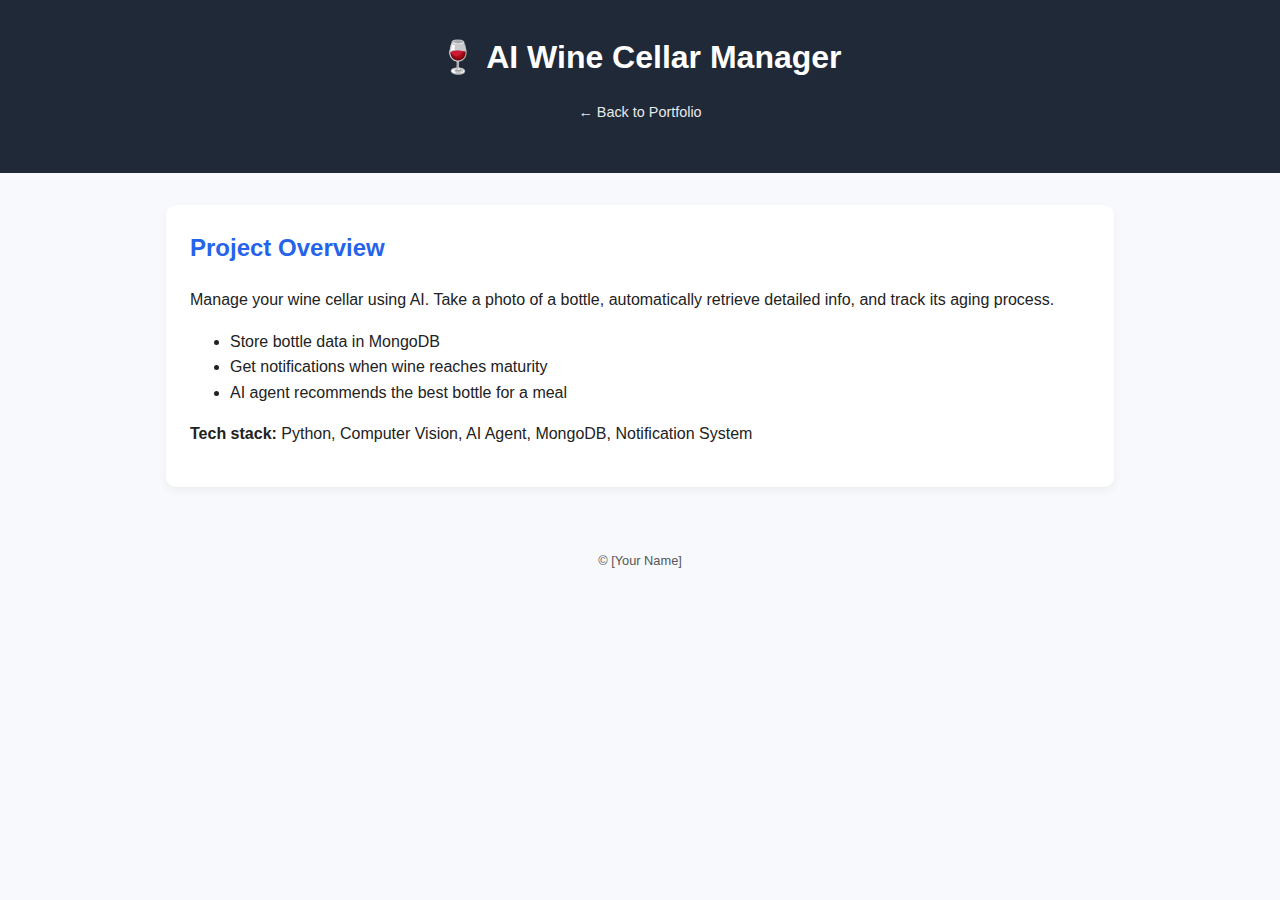
<file: winecellar.html>
<!DOCTYPE html>

<html lang="en">
<head>
<meta charset="UTF-8">
<meta name="viewport" content="width=device-width, initial-scale=1.0">
<title>AI Wine Cellar Manager – [Your Name]</title>
<link rel="stylesheet" href="style.css">
</head>
<body>
  <header>
    <h1>🍷 AI Wine Cellar Manager</h1>
    <p><a href="index.html" style="color:white;">← Back to Portfolio</a></p>
  </header>
  <section>
    <h2>Project Overview</h2>
    <p>Manage your wine cellar using AI. Take a photo of a bottle, automatically retrieve detailed info, and track its aging process.</p>
    <ul>
      <li>Store bottle data in MongoDB</li>
      <li>Get notifications when wine reaches maturity</li>
      <li>AI agent recommends the best bottle for a meal</li>
    </ul>
    <p><strong>Tech stack:</strong> Python, Computer Vision, AI Agent, MongoDB, Notification System</p>
  </section>
  <footer>
    © [Your Name]
  </footer>
</body>
</html>
</file>
<file: style.css>
/* Global Styles */
body {
font-family: 'Inter', Arial, sans-serif;
margin: 0;
padding: 0;
background: #f7f9fc;
color: #222;
line-height: 1.6;
}

a {
text-decoration: none;
color: #2563eb;
}

a:hover {
text-decoration: underline;
}

/* Header */
header {
background: #1f2937;
color: white;
padding: 2rem 1rem;
text-align: center;
}

header h1 {
margin: 0;
font-size: 2rem;
}

header p {
font-size: 1rem;
opacity: 0.9;
}

header a {
color: white;
font-size: 0.9rem;
}

/* Section */
section {
max-width: 900px;
margin: 2rem auto;
padding: 1.5rem;
background: white;
border-radius: 10px;
box-shadow: 0 4px 10px rgba(0,0,0,0.05);
}

h2 {
color: #2563eb;
margin-top: 0;
}

/* Project Cards */
.project {
margin-bottom: 2rem;
}

.project h3 {
margin-bottom: 0.5rem;
color: #1e40af;
}

.project p {
margin: 0.3rem 0;
}

.tech {
font-size: 0.9rem;
color: #555;
}

/* Footer */
footer {
text-align: center;
padding: 1rem;
font-size: 0.8rem;
color: #555;
margin-top: 3rem;
}

/* Responsive */
@media (max-width: 600px) {
section {
margin: 1rem;
padding: 1rem;
}

header h1 {
font-size: 1.5rem;
}

header p {
font-size: 0.9rem;
}
}
</file>
